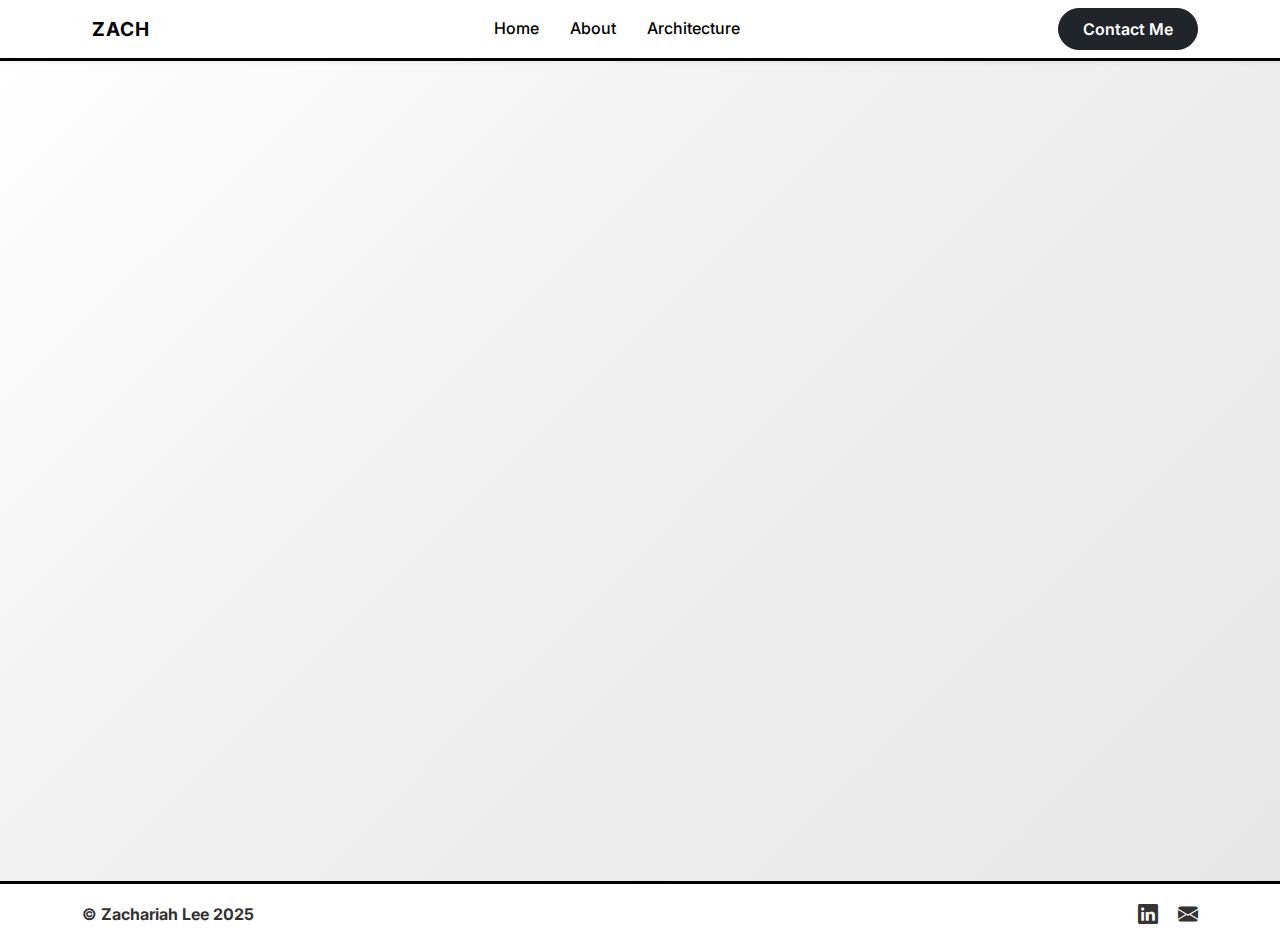
<file: index.html>
<!DOCTYPE html>
<html lang="en">
<head>
  <meta charset="UTF-8">
  <meta name="viewport" content="width=device-width, initial-scale=1.0">
  <title>Portfolio - Home</title>
  <link href="https://cdn.jsdelivr.net/npm/bootstrap@5.3.0/dist/css/bootstrap.min.css" rel="stylesheet">
  <link rel="stylesheet" href="style.css">
  <link rel="stylesheet" href="https://cdn.jsdelivr.net/npm/bootstrap-icons@1.11.1/font/bootstrap-icons.css">

  <style>
    /* Stronger navbar divider */
    .navbar {
      border-bottom: 3px solid #000;
      box-shadow: 0 2px 5px rgba(0,0,0,0.05);
    }

    /* Hero Section Background */
    .hero {
      min-height: calc(100vh - 80px);
      padding: 2rem 1rem;
      background: linear-gradient(135deg, #ffffff 0%, #f1f1f1 40%, #e7e7e7 100%);
    }

    .hero-container {
      display: flex;
      flex-direction: column;
      justify-content: center;
      align-items: center;
      text-align: center;
      height: 100%;
      width: 100%;
    }

    .hero-text {
      max-width: 900px;
      width: 100%;
    }

    .hero-text h1 {
      line-height: 1.2;
      word-wrap: break-word;
      overflow-wrap: break-word;
    }

    /* Fun rounded hero buttons */
    .hero-buttons .btn {
      border-radius: 30px;
      padding: 0.75rem 2rem;
      font-weight: 600;
      transition: all 0.3s ease;
    }

    .hero-buttons .btn-outline-dark:hover {
      background: #000;
      color: #fff;
      transform: translateY(-2px);
    }

    .hero-buttons .btn-dark:hover {
      background: #333;
      transform: translateY(-2px);
    }

    .hero-buttons {
      margin-top: 3rem;
    }

    /* Tagline reactive text */
    .tagline span {
      display: inline-block;
      opacity: 0;
      transform: translateY(10px);
      animation: fadeUp 0.6s forwards;
    }

    @keyframes fadeUp {
      to {
        opacity: 1;
        transform: translateY(0);
      }
    }

    /* Footer styling */
    .custom-footer {
      border-top: 3px solid #000;
      background: white;
      padding: 30px 0;
      margin-top: 0;
    }

    .footer-content {
      display: flex;
      justify-content: space-between;
      align-items: center;
    }

    .footer-icons {
      display: flex;
      gap: 20px;
    }

    .footer-icons a {
      color: #333;
      transition: all 0.3s ease;
      font-weight: bold;
    }

    .footer-icons a:hover {
      color: #000;
      transform: translateY(-2px);
    }

    /* Mobile tweaks */
    @media (max-width: 768px) {
      .hero-text h1 {
        font-size: calc(1.5rem + 1vw);
      }
      
      .hero-buttons {
        margin-top: 2rem;
      }

      .footer-content {
        flex-direction: column;
        gap: 20px;
        text-align: center;
      }
    }

    /* Contact button style (navbar) */
    .navbar .btn {
      border-radius: 30px;
      padding: 0.5rem 1.5rem;
      font-weight: 600;
      transition: all 0.3s ease;
    }

    .navbar .btn:hover {
      background: #000;
      color: #fff;
      transform: translateY(-2px);
    }

  </style>
</head>

<body>
  <!-- Navbar -->
  <nav class="navbar navbar-expand-lg navbar-light bg-white">
    <div class="container">
      <a class="navbar-brand fw-bold" href="index.html">ZACH</a>

      <button class="navbar-toggler" type="button" data-bs-toggle="collapse" data-bs-target="#mainNav"
        aria-controls="mainNav" aria-expanded="false" aria-label="Toggle navigation">
        <span class="navbar-toggler-icon"></span>
      </button>

      <div class="collapse navbar-collapse justify-content-center" id="mainNav">
        <ul class="navbar-nav">
          <li class="nav-item"><a class="nav-link active" href="index.html">Home</a></li>
          <li class="nav-item"><a class="nav-link" href="about.html">About</a></li>
          <li class="nav-item"><a class="nav-link" href="projects.html">Architecture</a></li>
        </ul>
      </div>

      <div class="d-flex align-items-center">
        <a href="contact.html" class="btn btn-dark ms-3">Contact Me</a>
      </div>
    </div>
  </nav>

  <!-- Hero Section -->
  <section class="hero">
    <div class="container hero-container">
      <div class="hero-text">
        <h1>
          <span>W</span><span>e</span>
          <span>s</span><span>h</span><span>a</span><span>p</span><span>e</span>
          <span>o</span><span>u</span><span>r</span>
          <span>s</span><span>p</span><span>a</span><span>c</span><span>e</span><span>s</span><span>,</span><br>
          <span>a</span><span>n</span><span>d</span>
          <span>a</span><span>f</span><span>t</span><span>e</span><span>r</span>     
          <span>t</span><span>h</span><span>e</span><span>y</span>
          <span>s</span><span>h</span><span>a</span><span>p</span><span>e</span>
          <span>u</span><span>s</span><span>.</span>           
        </h1>

        <p class="lead mt-3 text-muted tagline" id="tagline">
          Aspiring architect | Entrepreneur | Shaping Emotionally Intimate Spaces
        </p>

        <div class="hero-buttons">
          <a href="about.html" class="btn btn-outline-dark btn-lg me-3">About Me</a>
          <a href="projects.html" class="btn btn-dark btn-lg">View Projects</a>
        </div>
      </div>
    </div>
  </section>

  <!-- Footer -->
  <footer class="custom-footer">
    <div class="container">
      <div class="footer-content">
        <div class="copyright">
          <span>© Zachariah Lee 2025</span>
        </div>
        <div class="footer-icons">
          <a href="https://www.linkedin.com/in/zachariahlee" target="_blank">
            <i class="bi bi-linkedin fs-5"></i>
          </a>
          <a href="mailto:Zachariahlee2006@gmail.com">
            <i class="bi bi-envelope-fill fs-5"></i>
          </a>
        </div>
      </div>
    </div>
  </footer>

  <script src="https://cdn.jsdelivr.net/npm/bootstrap@5.3.0/dist/js/bootstrap.bundle.min.js"></script>
  <script>
    const tagline = document.getElementById("tagline");
    const text = tagline.textContent;
    tagline.textContent = "";
    [...text].forEach((char, i) => {
      const span = document.createElement("span");
      span.textContent = char === " " ? "\u00A0" : char;
      span.style.animationDelay = `${i * 0.03}s`;
      tagline.appendChild(span);
    });
  </script>
</body>
</html>
</file>
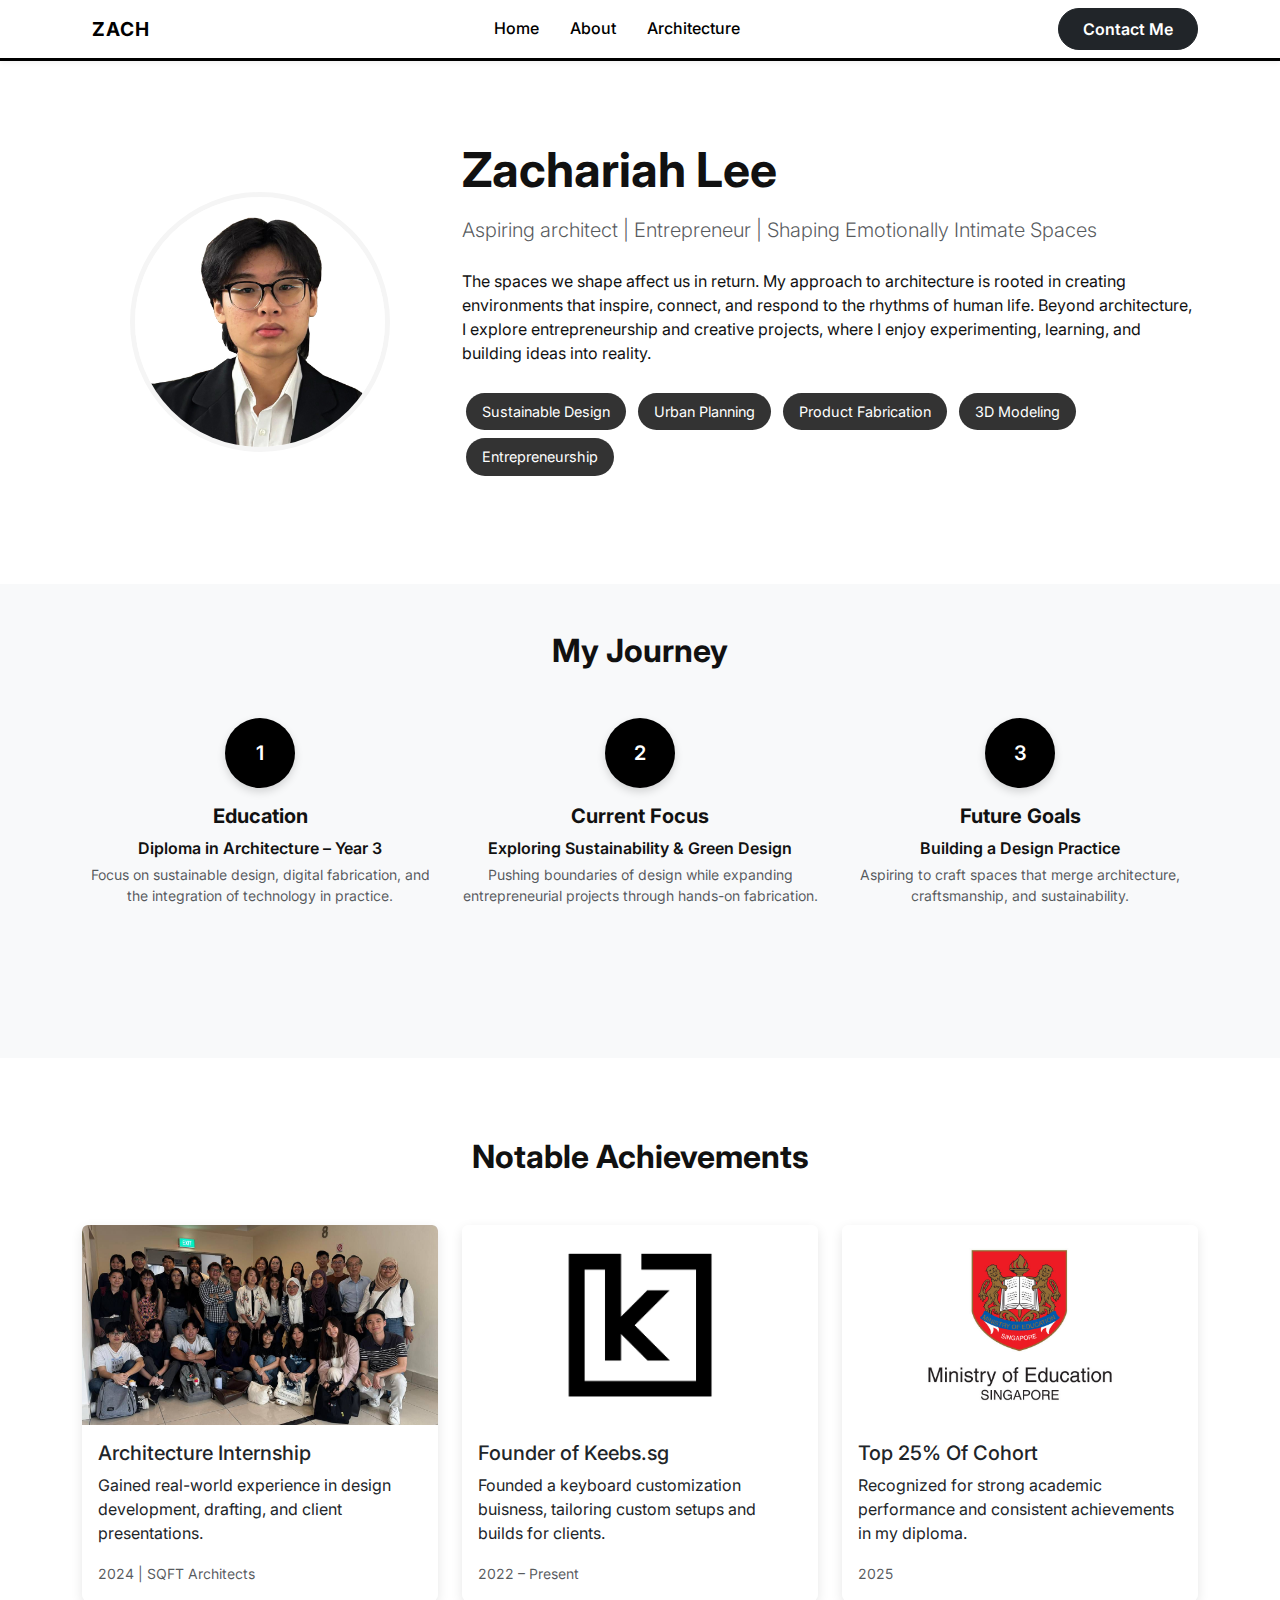
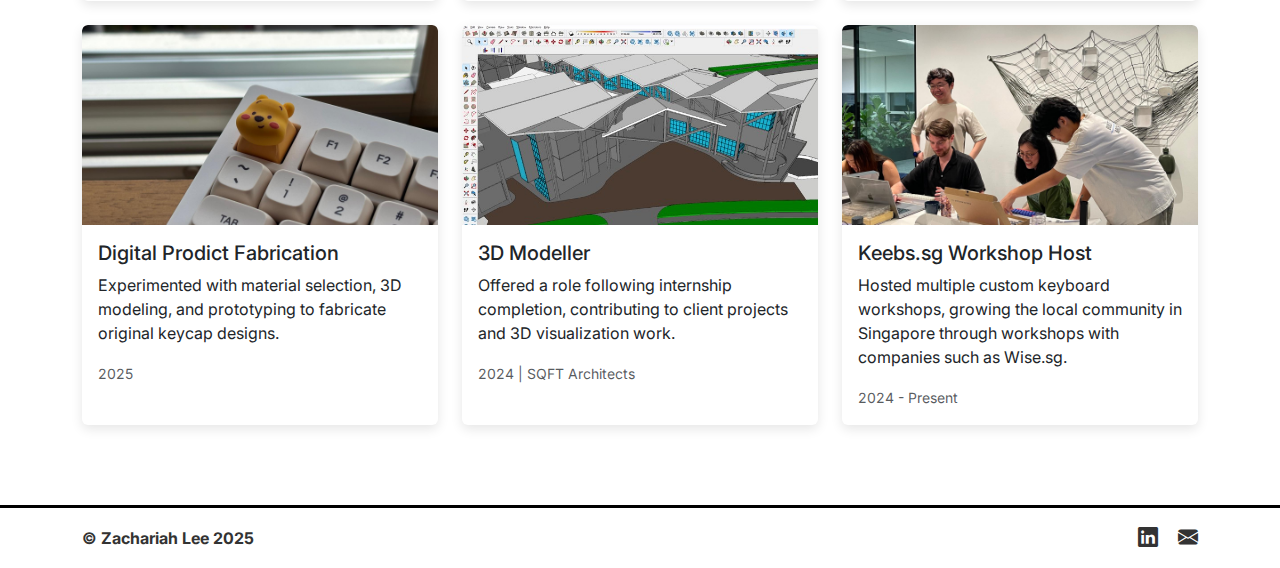
<file: about.html>
<!DOCTYPE html>
<html lang="en">
<head>
  <meta charset="UTF-8">
  <meta name="viewport" content="width=device-width, initial-scale=1.0">
  <title>Portfolio - About</title>
  <link href="https://cdn.jsdelivr.net/npm/bootstrap@5.3.0/dist/css/bootstrap.min.css" rel="stylesheet">
  <link rel="stylesheet" href="style.css">
  <!-- Bootstrap Icons -->
  <link rel="stylesheet" href="https://cdn.jsdelivr.net/npm/bootstrap-icons@1.11.1/font/bootstrap-icons.css">
  <style>
    /* Stronger navbar divider (same as home) */
    .navbar {
      border-bottom: 3px solid #000;
      box-shadow: 0 2px 5px rgba(0,0,0,0.05);
    }

    /* Contact button style (same as home) */
    .navbar .btn {
      border-radius: 30px;
      padding: 0.5rem 1.5rem;
      font-weight: 600;
      transition: all 0.3s ease;
    }

    .navbar .btn:hover {
      background: #000;
      color: #fff;
      transform: translateY(-2px);
    }

    .profile-pic {
      width: 260px;
      height: 260px;
      border-radius: 50%;
      object-fit: cover;
      border: 5px solid #f5f5f5;
      transition: all 0.3s ease;
    }

    .profile-pic:hover {
      transform: scale(1.05);
      box-shadow: 0 10px 25px rgba(0,0,0,0.15);
    }

    /* Section spacing */
    .section {
      padding: 80px 0;
    }

    .section-alt {
      background: #f8f9fa;
    }

    /* Cards */
    .keyboard-card {
      transition: all 0.3s ease;
      border: none;
      box-shadow: 0 4px 12px rgba(0,0,0,0.1);
      overflow: hidden;
    }

    .keyboard-card:hover {
      transform: translateY(-8px);
      box-shadow: 0 15px 30px rgba(0,0,0,0.15);
    }

    .keyboard-img {
      height: 200px;
      object-fit: cover;
      transition: all 0.3s ease;
    }

    .keyboard-card:hover .keyboard-img {
      transform: scale(1.1);
    }

    /* Skills badges */
    .skill-badge {
      background: #333;
      color: white;
      padding: 8px 16px;
      border-radius: 20px;
      font-size: 0.9rem;
      margin: 4px;
      display: inline-block;
      transition: all 0.3s ease;
    }

    .skill-badge:hover {
      background: #555;
      transform: translateY(-2px);
    }

    /* Journey steps styling - FIXED */
    .journey-wrapper {
      max-width: 800px;
      margin: 0 auto;
    }
    
    .journey-step {
      display: flex;
      align-items: flex-start;
      margin-bottom: 40px;
    }
    
    .journey-circle {
      width: 40px;
      height: 40px;
      border-radius: 50%;
      background: #333;
      color: white;
      display: flex;
      align-items: center;
      justify-content: center;
      font-weight: bold;
      margin-right: 20px;
      flex-shrink: 0;
    }
    
    .journey-content {
      flex: 1;
    }

    .journey-content h5 {
      margin-bottom: 0.5rem;
      font-weight: 600;
    }

    .journey-content p {
      margin-bottom: 0.25rem;
    }

    /* Footer - matches home page */
    .custom-footer {
      border-top: 3px solid #000;
      background: white;
      padding: 30px 0;
      margin-top: 0;
    }

    .footer-content {
      display: flex;
      justify-content: space-between;
      align-items: center;
    }

    /* Footer icons */
    .footer-icons {
      display: flex;
      gap: 20px;
    }

    .footer-icons a {
      color: #333;
      transition: all 0.3s ease;
      font-weight: bold;
    }

    .footer-icons a:hover {
      color: #000;
      transform: translateY(-2px);
    }

    /* Copyright */
    .copyright {
      font-weight: bold;
      color: #333;
    }

    /* Mobile adjustments */
    @media (max-width: 768px) {
      .custom-footer {
        height: auto;
        padding: 15px 0;
      }
      
      .footer-content {
        flex-direction: column;
        gap: 15px;
        text-align: center;
      }
      
      .journey-step {
        flex-direction: column;
        text-align: center;
        align-items: center;
      }
      
      .journey-circle {
        margin-right: 0;
        margin-bottom: 15px;
      }
      
      .journey-content {
        text-align: center;
      }
    }
  </style>
</head>
<body>
  <!-- Unified Navbar - SAME AS INDEX.HTML -->
  <nav class="navbar navbar-expand-lg navbar-light bg-white">
    <div class="container">
      <!-- Brand (left) -->
      <a class="navbar-brand fw-bold" href="index.html">ZACH</a>

      <!-- Toggler (mobile) -->
      <button class="navbar-toggler" type="button" data-bs-toggle="collapse" data-bs-target="#mainNav"
        aria-controls="mainNav" aria-expanded="false" aria-label="Toggle navigation">
        <span class="navbar-toggler-icon"></span>
      </button>

      <!-- Centered links -->
      <div class="collapse navbar-collapse justify-content-center" id="mainNav">
        <ul class="navbar-nav">
          <li class="nav-item"><a class="nav-link" href="index.html">Home</a></li>
          <li class="nav-item"><a class="nav-link active" href="about.html">About</a></li>
          <li class="nav-item"><a class="nav-link" href="projects.html">Architecture</a></li>
        </ul>
      </div>

      <!-- Contact button (right) -->
      <div class="d-flex align-items-center">
        <a href="contact.html" class="btn btn-dark ms-3">Contact Me</a>
      </div>
    </div>
  </nav>

  <!-- Hero -->
  <section class="section">
    <div class="container">
      <div class="row align-items-center">
        <div class="col-md-4 text-center">
          <img src="profile.jpg" alt="Zachariah Lee" class="profile-pic">
        </div>
        <div class="col-md-8">
          <h1 class="display-5 fw-bold mb-3">Zachariah Lee</h1>
          <p class="lead text-muted mb-4">Aspiring architect | Entrepreneur | Shaping Emotionally Intimate Spaces</p>
          <p class="mb-4">The spaces we shape affect us in return. My approach to architecture is rooted in creating environments that inspire, connect, and respond to the rhythms of human life. Beyond architecture, I explore entrepreneurship and creative projects, where I enjoy experimenting, learning, and building ideas into reality.</p>
          
          <div class="mb-4">
            <span class="skill-badge">Sustainable Design</span>
            <span class="skill-badge">Urban Planning</span>
            <span class="skill-badge">Product Fabrication</span>
            <span class="skill-badge">3D Modeling</span>
            <span class="skill-badge">Entrepreneurship</span>
          </div>
        </div>
      </div>
    </div>
  </section>

  <!-- My Journey -->
<section class="journey-section py-5 text-center bg-light">
  <div class="container">
    <h2 class="fw-bold mb-5">My Journey</h2>
    <div class="row justify-content-center">
      
      <div class="col-md-4 mb-5">
        <div class="journey-step position-relative d-flex flex-column align-items-center">
          <div class="circle mb-3">
            <span>1</span>
          </div>
          <h5 class="fw-bold">Education</h5>
          <p class="fw-semibold mb-1">Diploma in Architecture – Year 3</p>
          <p class="text-muted small">Focus on sustainable design, digital fabrication, and the integration of technology in practice.</p>
        </div>
      </div>

      <div class="col-md-4 mb-5">
        <div class="journey-step position-relative d-flex flex-column align-items-center">
          <div class="circle mb-3">
            <span>2</span>
          </div>
          <h5 class="fw-bold">Current Focus</h5>
          <p class="fw-semibold mb-1">Exploring Sustainability & Green Design</p>
          <p class="text-muted small">Pushing boundaries of design while expanding entrepreneurial projects through hands-on fabrication.</p>
        </div>
      </div>

      <div class="col-md-4 mb-5">
        <div class="journey-step position-relative d-flex flex-column align-items-center">
          <div class="circle mb-3">
            <span>3</span>
          </div>
          <h5 class="fw-bold">Future Goals</h5>
          <p class="fw-semibold mb-1">Building a Design Practice</p>
          <p class="text-muted small">Aspiring to craft spaces that merge architecture, craftsmanship, and sustainability.</p>
        </div>
      </div>

    </div>
  </div>
</section>




  <!-- Achievements -->
<section class="section">
  <div class="container">
    <h2 class="text-center fw-bold mb-5">Notable Achievements</h2>
    <div class="row g-4">
      <!-- Row 1 -->
      <div class="col-md-4">
        <div class="card keyboard-card h-100">
          <img src="SQFT Architects.jfif" class="card-img-top keyboard-img" alt="Design Award">
          <div class="card-body">
            <h5 class="card-title">Architecture Internship</h5>
            <p class="card-text">Gained real-world experience in design development, drafting, and client presentations.</p>
            <small class="text-muted">2024 | SQFT Architects</small>
          </div>
        </div>
      </div>
      <div class="col-md-4">
        <div class="card keyboard-card h-100">
          <img src="keebs.sg logo black.png" class="card-img-top keyboard-img" alt="Entrepreneurship">
          <div class="card-body">
            <h5 class="card-title">Founder of Keebs.sg</h5>
            <p class="card-text">Founded a keyboard customization buisness, tailoring custom setups and builds for clients.</p>
            <small class="text-muted">2022 – Present</small>
          </div>
        </div>
      </div>
      <div class="col-md-4">
        <div class="card keyboard-card h-100">
          <img src="MOE.jpg" class="card-img-top keyboard-img" alt="Feature/Recognition">
          <div class="card-body">
            <h5 class="card-title">Top 25% Of Cohort</h5>
            <p class="card-text">Recognized for strong academic performance and consistent achievements in my diploma.</p>
            <small class="text-muted">2025</small>
          </div>
        </div>
      </div>

      <!-- Row 2 -->
      <div class="col-md-4">
        <div class="card keyboard-card h-100">
          <img src="keycap fabrication.jfif" class="card-img-top keyboard-img" alt="Internship">
          <div class="card-body">
            <h5 class="card-title">Digital Prodict Fabrication</h5>
            <p class="card-text">Experimented with material selection, 3D modeling, and prototyping to fabricate original keycap designs.</p>
            <small class="text-muted">2025</small>
          </div>
        </div>
      </div>
      <div class="col-md-4">
        <div class="card keyboard-card h-100">
          <img src="3D modelling .jpg" class="card-img-top keyboard-img" alt="Blogging/Writing">
          <div class="card-body">
            <h5 class="card-title">3D Modeller</h5>
            <p class="card-text">Offered a role following internship completion, contributing to client projects and 3D visualization work.</p>
            <small class="text-muted">2024 | SQFT Architects</small>
          </div>
        </div>
      </div>
      <div class="col-md-4">
        <div class="card keyboard-card h-100">
          <img src="Keebs.sg.jfif" class="card-img-top keyboard-img" alt="Future Goals">
          <div class="card-body">
            <h5 class="card-title">Keebs.sg Workshop Host</h5>
            <p class="card-text">Hosted multiple custom keyboard workshops, growing the local community in Singapore through workshops with companies such as Wise.sg.</p>
            <small class="text-muted">2024 - Present</small>
          </div>
        </div>
      </div>
    </div>
  </div>
</section>

  <!-- Footer -->
  <footer class="custom-footer">
    <div class="container">
      <div class="footer-content">
        <div class="copyright">
          <span>© Zachariah Lee 2025</span>
        </div>
        <div class="footer-icons">
          <a href="https://www.linkedin.com/in/zachariahlee" target="_blank">
            <i class="bi bi-linkedin fs-5"></i>
          </a>
          <a href="mailto:Zachariahlee2006@gmail.com">
            <i class="bi bi-envelope-fill fs-5"></i>
          </a>
        </div>
      </div>
    </div>
  </footer>

  <script src="https://cdn.jsdelivr.net/npm/bootstrap@5.3.0/dist/js/bootstrap.bundle.min.js"></script>
</body>
</html>
</file>
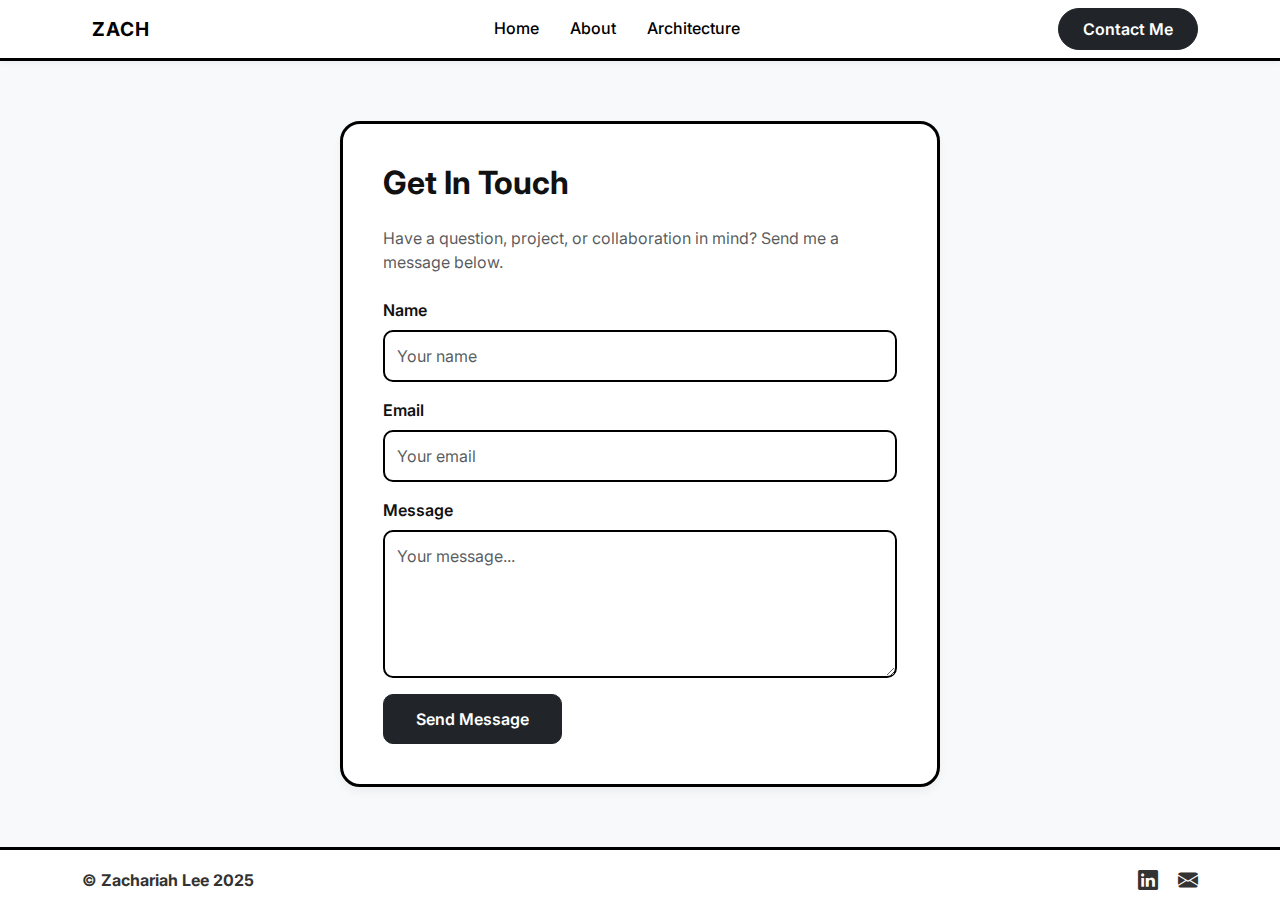
<file: contact.html>
<!DOCTYPE html>
<html lang="en">
<head>
  <meta charset="UTF-8">
  <meta name="viewport" content="width=device-width, initial-scale=1.0">
  <title>Contact Me - Zachariah Lee</title>
  <link href="https://cdn.jsdelivr.net/npm/bootstrap@5.3.0/dist/css/bootstrap.min.css" rel="stylesheet">
  <link rel="stylesheet" href="style.css">
  <link rel="stylesheet" href="https://cdn.jsdelivr.net/npm/bootstrap-icons@1.11.1/font/bootstrap-icons.css">

  <style>
    /* Match homepage navbar style */
    .navbar {
      border-bottom: 3px solid #000;
      box-shadow: 0 2px 5px rgba(0,0,0,0.05);
    }

    .navbar .btn {
      border-radius: 30px;
      padding: 0.5rem 1.5rem;
      font-weight: 600;
      transition: all 0.3s ease;
    }

    .navbar .btn:hover {
      background: #000;
      color: #fff;
      transform: translateY(-2px);
    }

    /* Contact section */
    .contact-section {
      min-height: calc(100vh - 160px);
      display: flex;
      justify-content: center;
      align-items: center;
      padding: 60px 20px;
      background: #f8f9fa;
    }

    .contact-card {
      background: #fff;
      border: 3px solid #000;
      border-radius: 20px;
      padding: 40px;
      max-width: 600px;
      width: 100%;
      box-shadow: 0 5px 10px rgba(0,0,0,0.05);
    }

    .contact-card h2 {
      font-weight: 700;
      margin-bottom: 1.5rem;
    }

    .form-control {
      border: 2px solid #000;
      border-radius: 10px;
      padding: 12px;
      transition: all 0.2s ease;
    }

    .form-control:focus {
      border-color: #000;
      box-shadow: none;
    }

    .btn-dark {
      border-radius: 10px;
      font-weight: 600;
      padding: 0.75rem 2rem;
      transition: all 0.3s ease;
    }

    .btn-dark:hover {
      background: #111;
      transform: translateY(-2px);
    }

    /* Footer identical to homepage */
    .custom-footer {
      border-top: 3px solid #000;
      background: white;
      padding: 30px 0;
      margin-top: 0;
    }

    .footer-content {
      display: flex;
      justify-content: space-between;
      align-items: center;
    }

    .footer-icons {
      display: flex;
      gap: 20px;
    }

    .footer-icons a {
      color: #333;
      transition: all 0.3s ease;
      font-weight: bold;
    }

    .footer-icons a:hover {
      color: #000;
      transform: translateY(-2px);
    }

    .copyright {
      font-weight: bold;
      color: #333;
    }

    @media (max-width: 768px) {
      .footer-content {
        flex-direction: column;
        gap: 20px;
        text-align: center;
      }
    }
  </style>
</head>
<body>
  <!-- Navbar identical to homepage -->
  <nav class="navbar navbar-expand-lg navbar-light bg-white">
    <div class="container">
      <!-- Brand -->
      <a class="navbar-brand fw-bold" href="index.html">ZACH</a>

      <!-- Toggler -->
      <button class="navbar-toggler" type="button" data-bs-toggle="collapse" data-bs-target="#mainNav"
        aria-controls="mainNav" aria-expanded="false" aria-label="Toggle navigation">
        <span class="navbar-toggler-icon"></span>
      </button>

      <!-- Center links -->
      <div class="collapse navbar-collapse justify-content-center" id="mainNav">
        <ul class="navbar-nav">
          <li class="nav-item"><a class="nav-link" href="index.html">Home</a></li>
          <li class="nav-item"><a class="nav-link" href="about.html">About</a></li>
          <li class="nav-item"><a class="nav-link" href="projects.html">Architecture</a></li>
        </ul>
      </div>

      <!-- Contact button (right) -->
      <div class="d-flex align-items-center">
        <a href="contact.html" class="btn btn-dark ms-3">Contact Me</a>
      </div>
    </div>
  </nav>

  <!-- Contact Section -->
  <section class="contact-section">
    <div class="contact-card">
      <h2>Get In Touch</h2>
      <p class="text-muted mb-4">Have a question, project, or collaboration in mind? Send me a message below.</p>
      <form action="mailto:Zachariahlee2006@gmail.com" method="POST" enctype="text/plain">
        <div class="mb-3">
          <label for="name" class="form-label fw-semibold">Name</label>
          <input type="text" id="name" name="Name" class="form-control" placeholder="Your name" required>
        </div>
        <div class="mb-3">
          <label for="email" class="form-label fw-semibold">Email</label>
          <input type="email" id="email" name="Email" class="form-control" placeholder="Your email" required>
        </div>
        <div class="mb-3">
          <label for="message" class="form-label fw-semibold">Message</label>
          <textarea id="message" name="Message" class="form-control" rows="5" placeholder="Your message..." required></textarea>
        </div>
        <button type="submit" class="btn btn-dark">Send Message</button>
      </form>
    </div>
  </section>

  <!-- Footer identical to homepage -->
  <footer class="custom-footer">
    <div class="container">
      <div class="footer-content">
        <div class="copyright">
          <span>© Zachariah Lee 2025</span>
        </div>
        <div class="footer-icons">
          <a href="https://www.linkedin.com/in/zachariahlee" target="_blank">
            <i class="bi bi-linkedin fs-5"></i>
          </a>
          <a href="mailto:Zachariahlee2006@gmail.com">
            <i class="bi bi-envelope-fill fs-5"></i>
          </a>
        </div>
      </div>
    </div>
  </footer>

  <script src="https://cdn.jsdelivr.net/npm/bootstrap@5.3.0/dist/js/bootstrap.bundle.min.js"></script>
</body>
</html>
</file>
<file: style.css>
@import url('https://fonts.googleapis.com/css2?family=Inter:wght@400;500;600;700&display=swap');

body {
  font-family: 'Inter', 'Helvetica Neue', Arial, sans-serif;
  background: #fff;
  color: #000;
  margin: 0;
  padding: 0;
  min-height: 100vh;
  display: flex;
  flex-direction: column;
  overflow-x: hidden;
}

/* Hero section */
.hero {
  height: calc(100vh - 70px);
  padding: 60px;
  text-align: left;
  animation: fadeIn 1.2s ease forwards;
}

.hero-text {
  max-width: 900px;
  transform: translateY(30px);
  opacity: 0;
  animation: slideUp 1s ease forwards;
  animation-delay: 0.3s;
}

.hero-text h1 {
  font-size: 5rem;
  font-weight: 600;
  line-height: 1.2;
  margin-bottom: 20px;
  cursor: default;
  font-family: 'Inter', sans-serif;
  letter-spacing: -0.02em;
}

/* Letter hover effect */
.hero-text h1 span {
  display: inline-block;
  transition: all 0.4s cubic-bezier(0.175, 0.885, 0.32, 1.275);
  transform-origin: center bottom;
}

.hero-text h1 span:hover {
  transform: translateY(-15px) scale(1.3) rotate(2deg);
  color: #ff6b6b;
  text-shadow: 0 5px 15px rgba(0,0,0,0.2);
  z-index: 10;
  position: relative;
}

/* Navbar */
.navbar {
  border-bottom: 3px solid #000;
  box-shadow: 0 2px 5px rgba(0,0,0,0.05);
}

/* ZACH header reactive effect */
.navbar-brand {
  font-size: 1.2rem;
  letter-spacing: 3px;
  font-weight: 700;
  transition: all 0.4s cubic-bezier(0.175, 0.885, 0.32, 1.275);
  position: relative;
  padding: 5px 10px;
}

.navbar-brand:hover {
  transform: scale(1.1) rotate(-2deg);
  background: #000;
  color: #fff !important;
  border-radius: 4px;
  letter-spacing: 4px;
}

.navbar-brand::after {
  content: "";
  position: absolute;
  bottom: 0;
  left: 10%;
  width: 80%;
  height: 2px;
  background: #000;
  transform: scaleX(0);
  transition: transform 0.3s ease;
}

.navbar-brand:hover::after {
  transform: scaleX(1);
  background: #fff;
}

.nav-link {
  color: #000 !important;
  margin-left: 15px;
  font-weight: 500;
  position: relative;
  transition: all 0.3s ease;
}

.nav-link::after {
  content: "";
  display: block;
  height: 2px;
  width: 0;
  background: #000;
  transition: width 0.3s;
  margin: 0 auto;
}

.nav-link:hover::after {
  width: 100%;
}

/* Buttons */
.btn {
  border-radius: 0;
  padding: 12px 24px;
  font-size: 1rem;
  font-weight: 500;
  transition: all 0.3s ease;
  font-family: 'Inter', sans-serif;
}

.btn-outline-dark:hover {
  background: #000;
  color: #fff;
  transform: translateY(-2px);
  box-shadow: 0 4px 10px rgba(0,0,0,0.15);
}

.btn-dark:hover {
  background: #333;
  transform: translateY(-2px);
  box-shadow: 0 4px 10px rgba(0,0,0,0.15);
}

/* Footer - thin, consistent across pages */
.custom-footer {
  border-top: 3px solid #000;
  background: white;
  padding: 20px 0;
  margin-top: auto;
  height: 60px; /* match header height */
  display: flex;
  align-items: center;
}

.footer-content {
  display: flex;
  justify-content: space-between;
  align-items: center;
  width: 100%;
}

.footer-icons {
  display: flex;
  gap: 20px;
  align-items: center;
}

.footer-icons a {
  color: #333;
  transition: all 0.3s ease;
  font-weight: bold;
}

.footer-icons a:hover {
  color: #000;
  transform: translateY(-2px);
}

.copyright {
  font-weight: bold;
  color: #333;
  margin: 0;
}

/* Animations */
@keyframes fadeIn {
  from { opacity: 0; }
  to   { opacity: 1; }
}

@keyframes slideUp {
  from { opacity: 0; transform: translateY(30px); }
  to   { opacity: 1; transform: translateY(0); }
}

/* Mobile adjustments */
@media (max-width: 768px) {
  .hero {
    padding: 40px 20px;
  }
  .hero-text h1 {
    font-size: 3rem;
  }
  .custom-footer {
    height: auto;
    padding: 15px 0;
  }
  .footer-content {
    flex-direction: column;
    gap: 15px;
    text-align: center;
  }
}

/* Journey Section - Circular Roadmap Style */
.journey-wrapper {
  display: flex;
  justify-content: space-between;
  align-items: flex-start;
  position: relative;
  margin: 50px 0;
  gap: 40px;
}

.journey-wrapper::before {
  content: "";
  position: absolute;
  top: 30px;
  left: 0;
  right: 0;
  height: 4px;
  background: #000;
  z-index: 1;
}

.journey-step {
  text-align: center;
  flex: 1;
  position: relative;
}

.journey-circle {
  width: 60px;
  height: 60px;
  border-radius: 50%;
  background: #000;
  color: #fff;
  font-weight: bold;
  font-size: 1.2rem;
  display: flex;
  align-items: center;
  justify-content: center;
  margin: 0 auto 20px;
  position: relative;
  z-index: 2;
  transition: all 0.3s ease;
}

.journey-circle:hover {
  transform: scale(1.15);
  background: #ff6b6b;
  box-shadow: 0 8px 20px rgba(0,0,0,0.2);
}

.journey-content {
  max-width: 250px;
  margin: 0 auto;
}

.journey-content h5 {
  font-weight: 600;
  margin-bottom: 8px;
}

/* Mobile Responsive - Stack vertically */
@media (max-width: 768px) {
  .journey-wrapper {
    flex-direction: column;
    gap: 60px;
  }

  .journey-wrapper::before {
    content: "";
    position: absolute;
    left: 50%;
    top: 0;
    bottom: 0;
    width: 4px;
    height: 100%;
    background: #000;
  }

  .journey-step {
    text-align: left;
    display: flex;
    align-items: flex-start;
    gap: 20px;
  }

  .journey-circle {
    margin: 0;
  }

  .journey-content {
    max-width: none;
  }
}

body {
  font-family: 'Inter', 'Helvetica Neue', Arial, sans-serif;
  background: #fff;
  color: #111;
  overflow-x: hidden;
}

/* Navbar */
.navbar-brand {
  letter-spacing: 1px;
}

.nav-link {
  transition: 0.3s;
}

.nav-link:hover {
  color: #555;
}

/* Contact button style */
.contact-btn {
  background: linear-gradient(135deg, #000, #444);
  color: #fff !important;
  transition: all 0.3s ease;
  box-shadow: 0 3px 10px rgba(0,0,0,0.15);
}

.contact-btn:hover {
  background: linear-gradient(135deg, #222, #000);
  transform: translateY(-2px);
  box-shadow: 0 6px 15px rgba(0,0,0,0.25);
}

/* Hero Section */
.hero {
  height: 90vh;
  background: #f8f9fa;
}

/* Contact Page */
.contact-bg {
  background: linear-gradient(135deg, #fafafa, #eaeaea);
}

.send-btn {
  transition: all 0.3s ease;
}

.send-btn:hover {
  transform: scale(1.03);
  background: linear-gradient(135deg, #000, #333);
}

/* Footer */
footer {
  background: #fff;
}

.journey-section {
  background-color: #f8f9fa;
}

.journey-step .circle {
  width: 70px;
  height: 70px;
  border-radius: 50%;
  background: #000;
  display: flex;
  align-items: center;
  justify-content: center;
  color: #fff;
  font-weight: 600;
  font-size: 20px;
  box-shadow: 0 4px 8px rgba(0, 0, 0, 0.15);
  position: relative;
}
</file>
